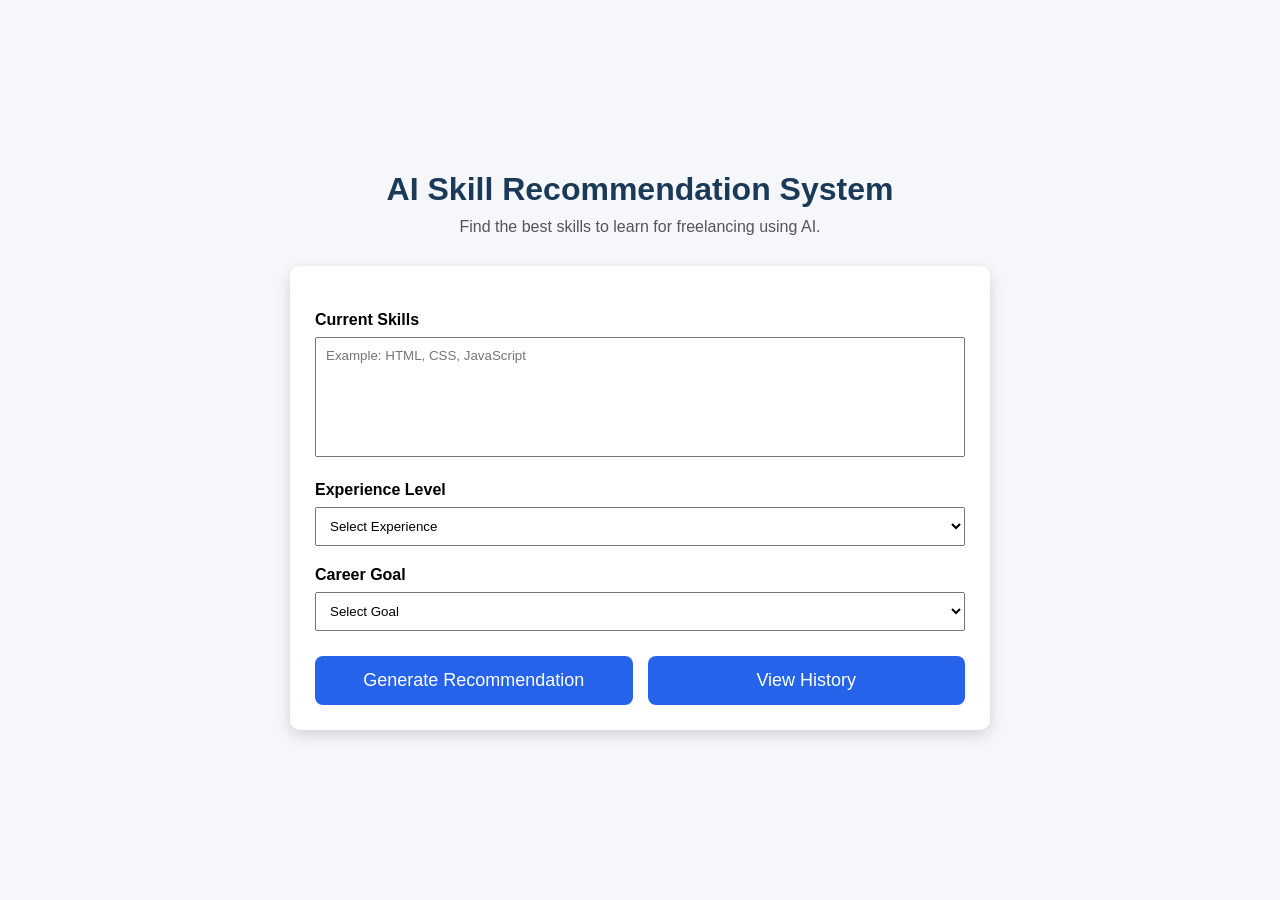
<file: frontend/index.html>
<!DOCTYPE html>
<html lang="en">
<head>
    <meta charset="UTF-8">
    <meta name="viewport" content="width=device-width, initial-scale=1.0">
    <title>AI Skill Recommendation System</title>

    <link rel="stylesheet" href="style.css">
</head>

<body>

<div class="container">

    <h1>AI Skill Recommendation System</h1>

    <p class="subtitle">
        Find the best skills to learn for freelancing using AI.
    </p>

    <div class="card">

        <label>Current Skills</label>

        <textarea
            id="skills"
            placeholder="Example: HTML, CSS, JavaScript"></textarea>

        <label>Experience Level</label>

        <select id="experience">

            <option value="">Select Experience</option>

            <option>Beginner</option>

            <option>Intermediate</option>

            <option>Advanced</option>

        </select>

        <label>Career Goal</label>

        <select id="goal">

            <option value="">Select Goal</option>

            <option>Frontend Developer</option>

            <option>Backend Developer</option>

            <option>Full Stack Developer</option>

            <option>Python Developer</option>

            <option>AI Engineer</option>

            <option>Data Scientist</option>

            <option>Android Developer</option>

            <option>UI/UX Designer</option>

        </select>

        <div class="button-group">

    <button id="generateBtn">
        Generate Recommendation
    </button>

    <button id="historyBtn">
        View History
    </button>

</div>

    </div>

    <div id="loading">
        Generating AI Recommendation...
    </div>

    <div id="result"></div>

</div>

<script src="script.js"></script>

</body>
</html>
</file>
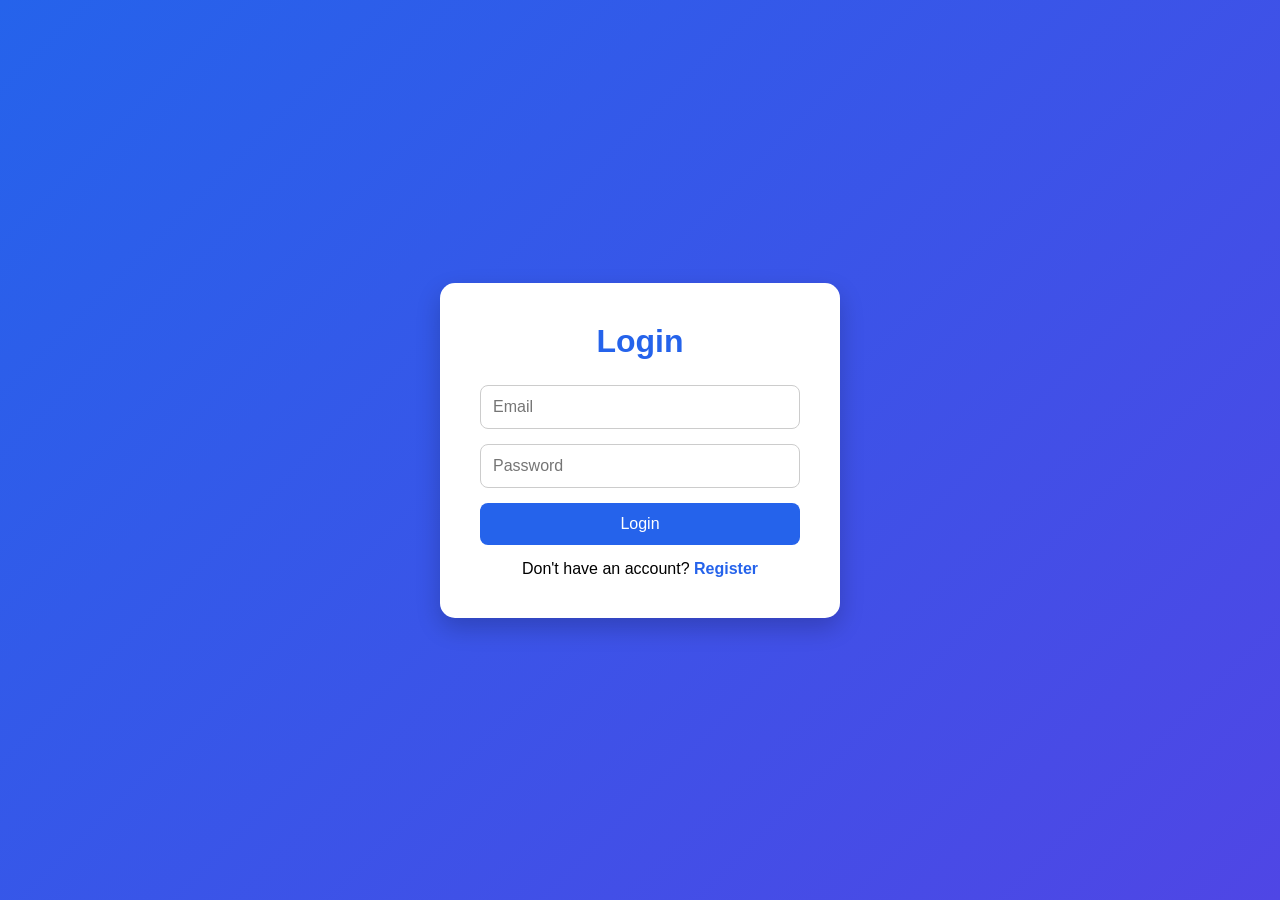
<file: frontend/dashboard.html>
<!DOCTYPE html>
<html lang="en">
<head>
    <meta charset="UTF-8">
    <meta name="viewport" content="width=device-width, initial-scale=1.0">
    <title>AI Skill Recommendation Dashboard</title>

    <link rel="stylesheet" href="dashboard.css">
</head>
<body>

<div class="container">

    <h1>AI Skill Recommendation System</h1>

    <h3 id="welcomeText"></h3>

    <input
        type="text"
        id="skills"
        placeholder="Enter your skills (Example: HTML, CSS, JavaScript)"
    >

    <select id="experience">
        <option value="">Select Experience</option>
        <option>Beginner</option>
        <option>Intermediate</option>
        <option>Advanced</option>
    </select>

    <input
        type="text"
        id="goal"
        placeholder="Career Goal"
    >

    <div class="button-group">

        <button id="generateBtn">
            Generate Recommendation
        </button>

        <button id="historyBtn">
            View History
        </button>

        <button id="logoutBtn">
            Logout
        </button>

    </div>

    <div id="loading" style="display:none;">
        <p>Generating Recommendation...</p>
    </div>

    <div id="result"></div>

</div>

<script src="dashboard.js"></script>

</body>
</html>
</file>
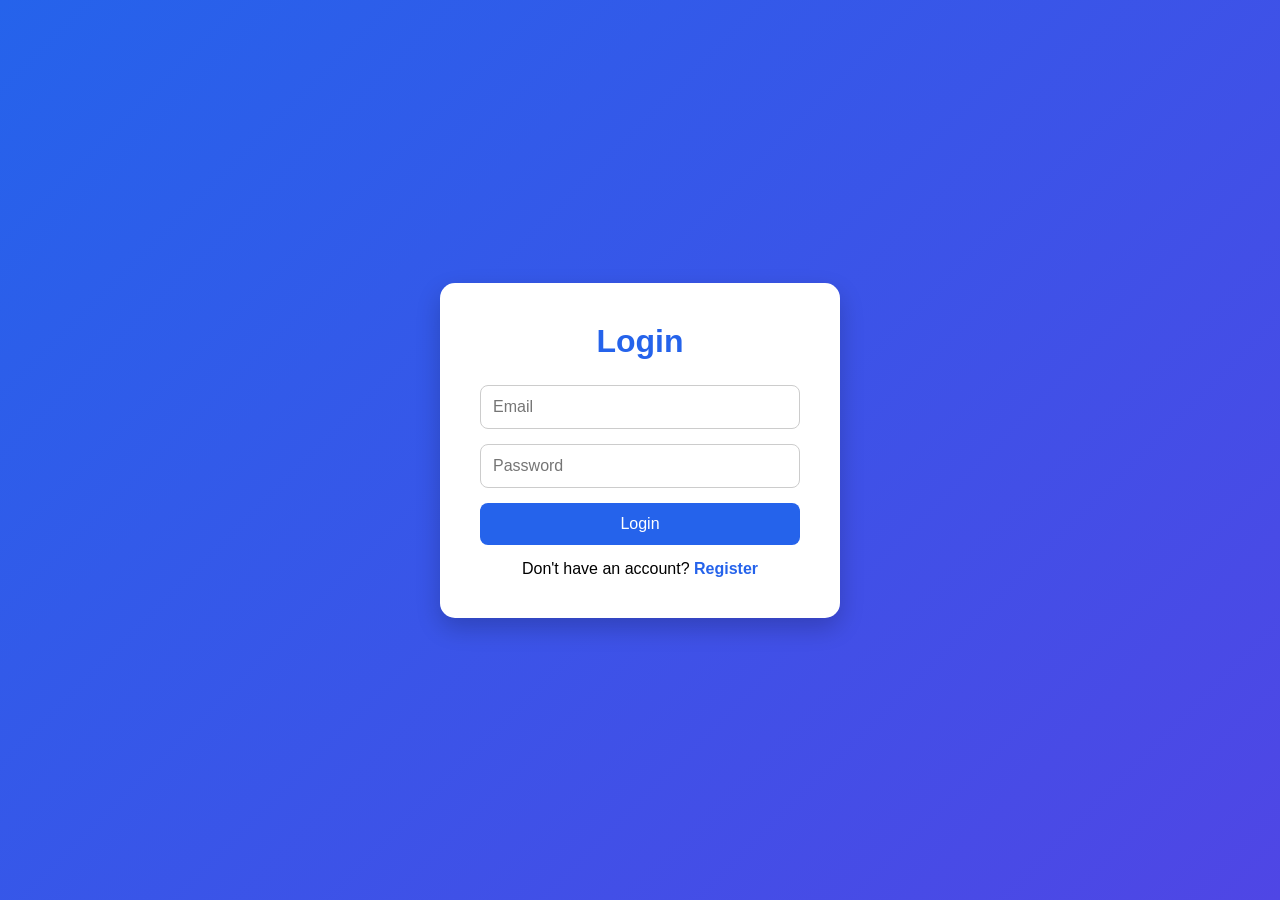
<file: frontend/history.html>
<!DOCTYPE html>
<html lang="en">
<head>
    <meta charset="UTF-8">
    <meta name="viewport" content="width=device-width, initial-scale=1.0">
    <title>Recommendation History</title>

    <link rel="stylesheet" href="history.css">
</head>
<body>

<div class="container">

    <h1>My Recommendation History</h1>

    <button onclick="window.location.href='dashboard.html'">
        Back
    </button>

    <div id="historyContainer"></div>

</div>

<script src="history.js"></script>

</body>
</html>
</file>
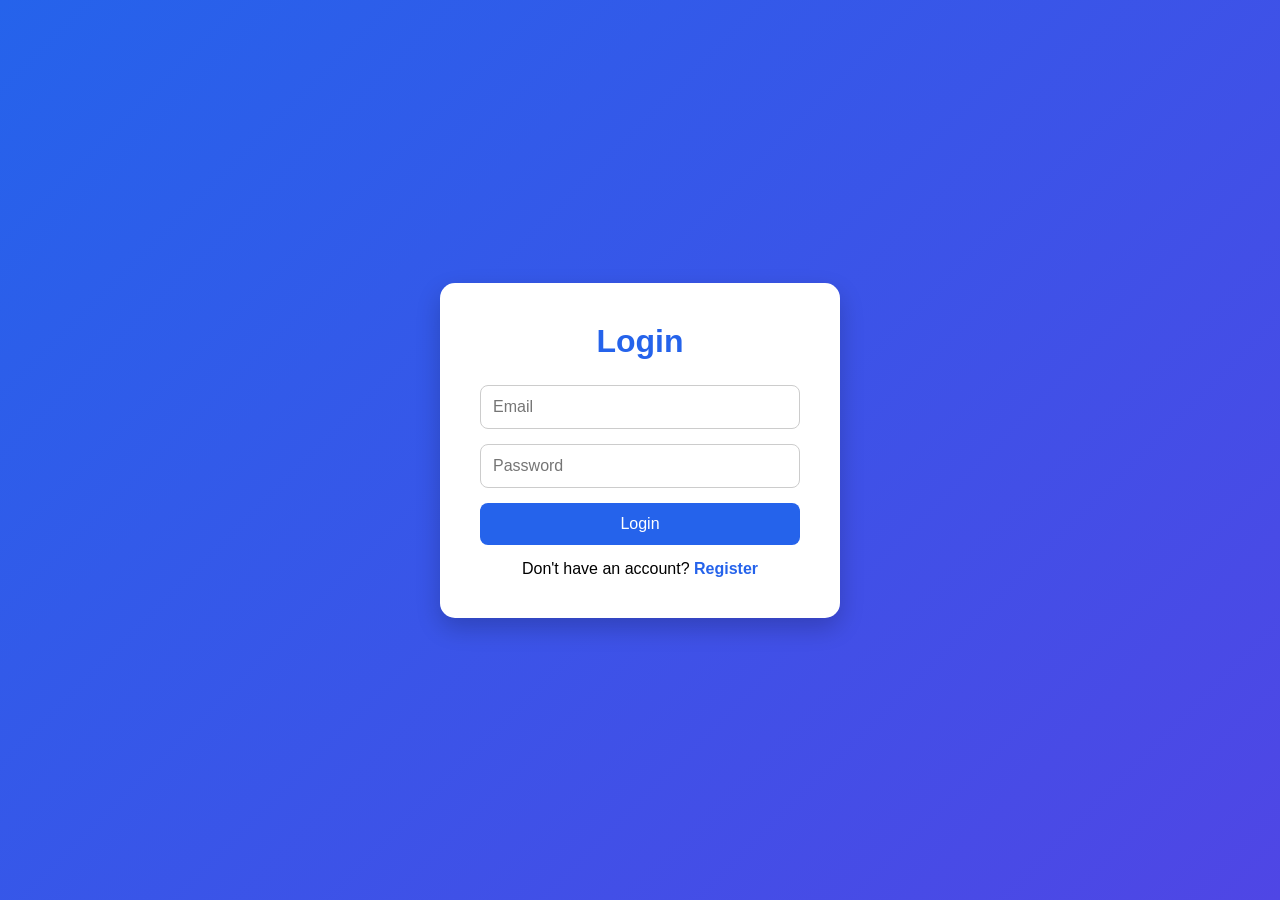
<file: frontend/login.html>
<!DOCTYPE html>
<html lang="en">
<head>

<meta charset="UTF-8">

<meta name="viewport" content="width=device-width, initial-scale=1.0">

<title>Login</title>

<link rel="stylesheet" href="login.css">

</head>

<body>

<div class="container">

<h1>Login</h1>

<input
type="email"
id="email"
placeholder="Email">

<input
type="password"
id="password"
placeholder="Password">

<button id="loginBtn">
Login
</button>

<p>

Don't have an account?

<a href="register.html">

Register

</a>

</p>

</div>

<script src="login.js"></script>

</body>
</html>
</file>
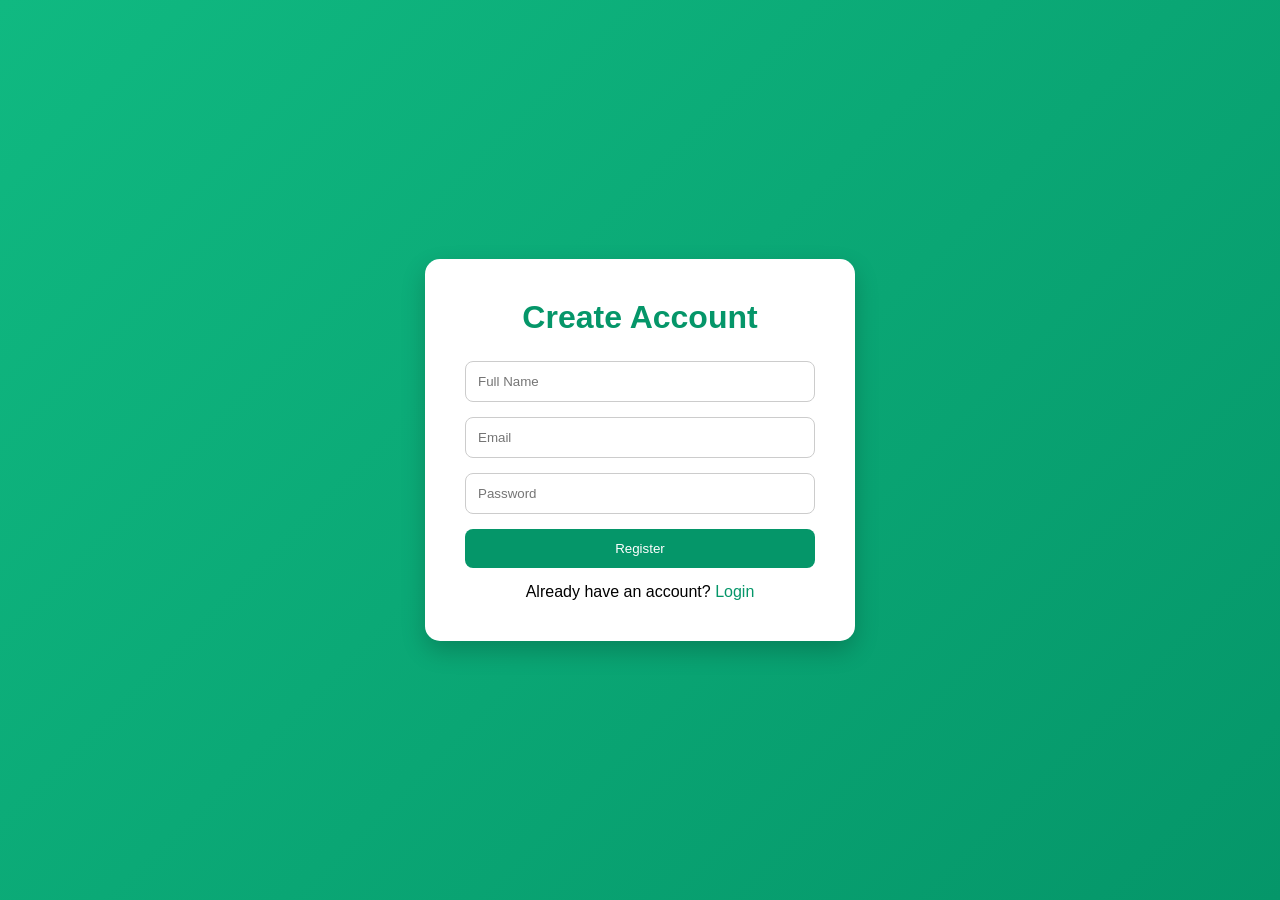
<file: frontend/register.html>
<!DOCTYPE html>
<html lang="en">
<head>
    <meta charset="UTF-8">
    <meta name="viewport" content="width=device-width, initial-scale=1.0">
    <title>Register</title>

    <link rel="stylesheet" href="register.css">
</head>
<body>

<div class="container">

    <h1>Create Account</h1>

    <input type="text" id="fullName" placeholder="Full Name">

    <input type="email" id="email" placeholder="Email">

    <input type="password" id="password" placeholder="Password">

    <button id="registerBtn">Register</button>

    <p>
        Already have an account?
        <a href="login.html">Login</a>
    </p>

</div>

<script src="register.js"></script>

</body>
</html>
</file>
<file: frontend/style.css>
*{
    margin:0;
    padding:0;
    box-sizing:border-box;
    font-family:Arial,sans-serif;
}

body{

    background:#f5f7fb;

    display:flex;

    justify-content:center;

    align-items:center;

    min-height:100vh;

}

.container{

    width:90%;

    max-width:700px;

}

h1{

    text-align:center;

    color:#1b3a57;

}

.subtitle{

    text-align:center;

    margin-top:10px;

    margin-bottom:30px;

    color:#555;

}

.card{

    background:white;

    padding:25px;

    border-radius:10px;

    box-shadow:0px 5px 15px rgba(0,0,0,0.15);

}

label{

    display:block;

    margin-top:20px;

    margin-bottom:8px;

    font-weight:bold;

}

textarea{

    width:100%;

    height:120px;

    resize:none;

    padding:10px;

}

select{

    width:100%;

    padding:10px;

}

button{

    width:100%;

    margin-top:25px;

    padding:14px;

    border:none;

    background:#2563eb;

    color:white;

    font-size:18px;

    border-radius:8px;

    cursor:pointer;

}

button:hover{

    background:#1d4ed8;

}

#loading{

    display:none;

    text-align:center;

    margin-top:20px;

    font-weight:bold;

    color:#2563eb;

}

#result{

    margin-top:25px;

    background:white;

    padding:20px;

    border-radius:10px;

    box-shadow:0px 5px 15px rgba(0,0,0,0.15);

    display:none;

}

pre{
    white-space: pre-wrap;
    word-wrap: break-word;
    font-size:16px;
    line-height:1.7;
}

.button-group{
    display:flex;
    gap:15px;
}

.button-group button{
    flex:1;
}

.history-card{

    background:white;

    margin-top:20px;

    padding:20px;

    border-radius:10px;

    box-shadow:0 4px 10px rgba(0,0,0,.1);

    border-left:5px solid #2563eb;

}

.history-card h3{

    color:#2563eb;

    margin-bottom:10px;

}

.history-card p{

    margin:8px 0;

}

details{

    margin-top:15px;

}

summary{

    cursor:pointer;

    font-weight:bold;

}

summary:hover{

    color:#2563eb;

}

.card-box{
    margin-top:20px;
    padding:20px;
    background:#ffffff;
    border-radius:10px;
    box-shadow:0 2px 10px rgba(0,0,0,.1);
}

.card-box h3{
    color:#2563eb;
    margin-bottom:10px;
}

.card-box ul,
.card-box ol{
    padding-left:20px;
}

progress{
    width:100%;
    height:20px;
}
</file>
<file: frontend/dashboard.css>
*{
    margin:0;
    padding:0;
    box-sizing:border-box;
    font-family:Arial, Helvetica, sans-serif;
}

body{
    background:#f5f7fb;
}

.container{
    width:90%;
    max-width:1000px;
    margin:40px auto;
}

h1{
    color:#2563eb;
    margin-bottom:10px;
}

h3{
    margin-bottom:20px;
    color:#555;
}

input,select{
    width:100%;
    padding:12px;
    margin-bottom:15px;
    border:1px solid #ccc;
    border-radius:8px;
}

.button-group{
    display:flex;
    gap:10px;
    margin-bottom:20px;
}

.button-group button{
    flex:1;
    padding:12px;
    border:none;
    color:white;
    border-radius:8px;
    cursor:pointer;
}

#generateBtn{
    background:#2563eb;
}

#historyBtn{
    background:#10b981;
}

#logoutBtn{
    background:#ef4444;
}

.card-box{
    background:white;
    padding:20px;
    margin-top:20px;
    border-radius:10px;
    box-shadow:0 5px 15px rgba(0,0,0,.1);
}

.card-box h2{
    color:#2563eb;
    margin-bottom:15px;
}

.card-box ul,
.card-box ol{
    margin-left:20px;
}

progress{
    width:100%;
    height:18px;
}
</file>
<file: frontend/history.css>
*{
    margin:0;
    padding:0;
    box-sizing:border-box;
    font-family:Arial, Helvetica, sans-serif;
}

body{
    background:#eef2ff;
}

.container{
    width:90%;
    max-width:900px;
    margin:40px auto;
}

h1{
    color:#2563eb;
    margin-bottom:25px;
}

button{
    padding:10px 20px;
    background:#2563eb;
    color:white;
    border:none;
    border-radius:8px;
    cursor:pointer;
    margin-bottom:25px;
}

.history-card{
    background:white;
    padding:20px;
    border-radius:10px;
    margin-bottom:20px;
    box-shadow:0 5px 15px rgba(0,0,0,.1);
    border-left:5px solid #2563eb;
}

.history-card h3{
    color:#2563eb;
    margin-bottom:10px;
}

.history-card p{
    margin:8px 0;
}

details{
    margin-top:15px;
}

summary{
    cursor:pointer;
    font-weight:bold;
    color:#2563eb;
}

pre{
    white-space:pre-wrap;
    background:#f5f5f5;
    padding:10px;
    border-radius:8px;
    margin-top:10px;
}

.recommendation-section{
    margin-top:20px;
}

.recommendation-section h4{
    color:#2563eb;
    margin-top:20px;
    margin-bottom:10px;
}

.recommendation-section ul,
.recommendation-section ol{
    margin-left:20px;
    margin-bottom:15px;
}

.recommendation-section li{
    margin-bottom:6px;
    line-height:1.5;
}

.recommendation-section progress{
    width:100%;
    height:20px;
    margin-top:10px;
}
</file>
<file: frontend/login.css>
*{
    margin:0;
    padding:0;
    box-sizing:border-box;
    font-family:Arial, Helvetica, sans-serif;
}

body{
    background:linear-gradient(135deg,#2563eb,#4f46e5);
    height:100vh;
    display:flex;
    justify-content:center;
    align-items:center;
}

.container{
    width:400px;
    background:white;
    padding:40px;
    border-radius:15px;
    box-shadow:0 10px 25px rgba(0,0,0,.2);
}

h1{
    text-align:center;
    margin-bottom:25px;
    color:#2563eb;
}

input{
    width:100%;
    padding:12px;
    margin-bottom:15px;
    border:1px solid #ccc;
    border-radius:8px;
    font-size:16px;
}

button{
    width:100%;
    padding:12px;
    background:#2563eb;
    color:white;
    border:none;
    border-radius:8px;
    cursor:pointer;
    font-size:16px;
}

button:hover{
    background:#1d4ed8;
}

p{
    margin-top:15px;
    text-align:center;
}

a{
    color:#2563eb;
    text-decoration:none;
    font-weight:bold;
}
</file>
<file: frontend/register.css>
*{
    margin:0;
    padding:0;
    box-sizing:border-box;
    font-family:Arial, Helvetica, sans-serif;
}

body{
    background:linear-gradient(135deg,#10b981,#059669);
    height:100vh;
    display:flex;
    justify-content:center;
    align-items:center;
}

.container{
    width:430px;
    background:white;
    padding:40px;
    border-radius:15px;
    box-shadow:0 10px 25px rgba(0,0,0,.2);
}

h1{
    text-align:center;
    color:#059669;
    margin-bottom:25px;
}

input{
    width:100%;
    padding:12px;
    margin-bottom:15px;
    border-radius:8px;
    border:1px solid #ccc;
}

button{
    width:100%;
    padding:12px;
    background:#059669;
    color:white;
    border:none;
    border-radius:8px;
    cursor:pointer;
}

button:hover{
    background:#047857;
}

p{
    margin-top:15px;
    text-align:center;
}

a{
    color:#059669;
    text-decoration:none;
}
</file>
